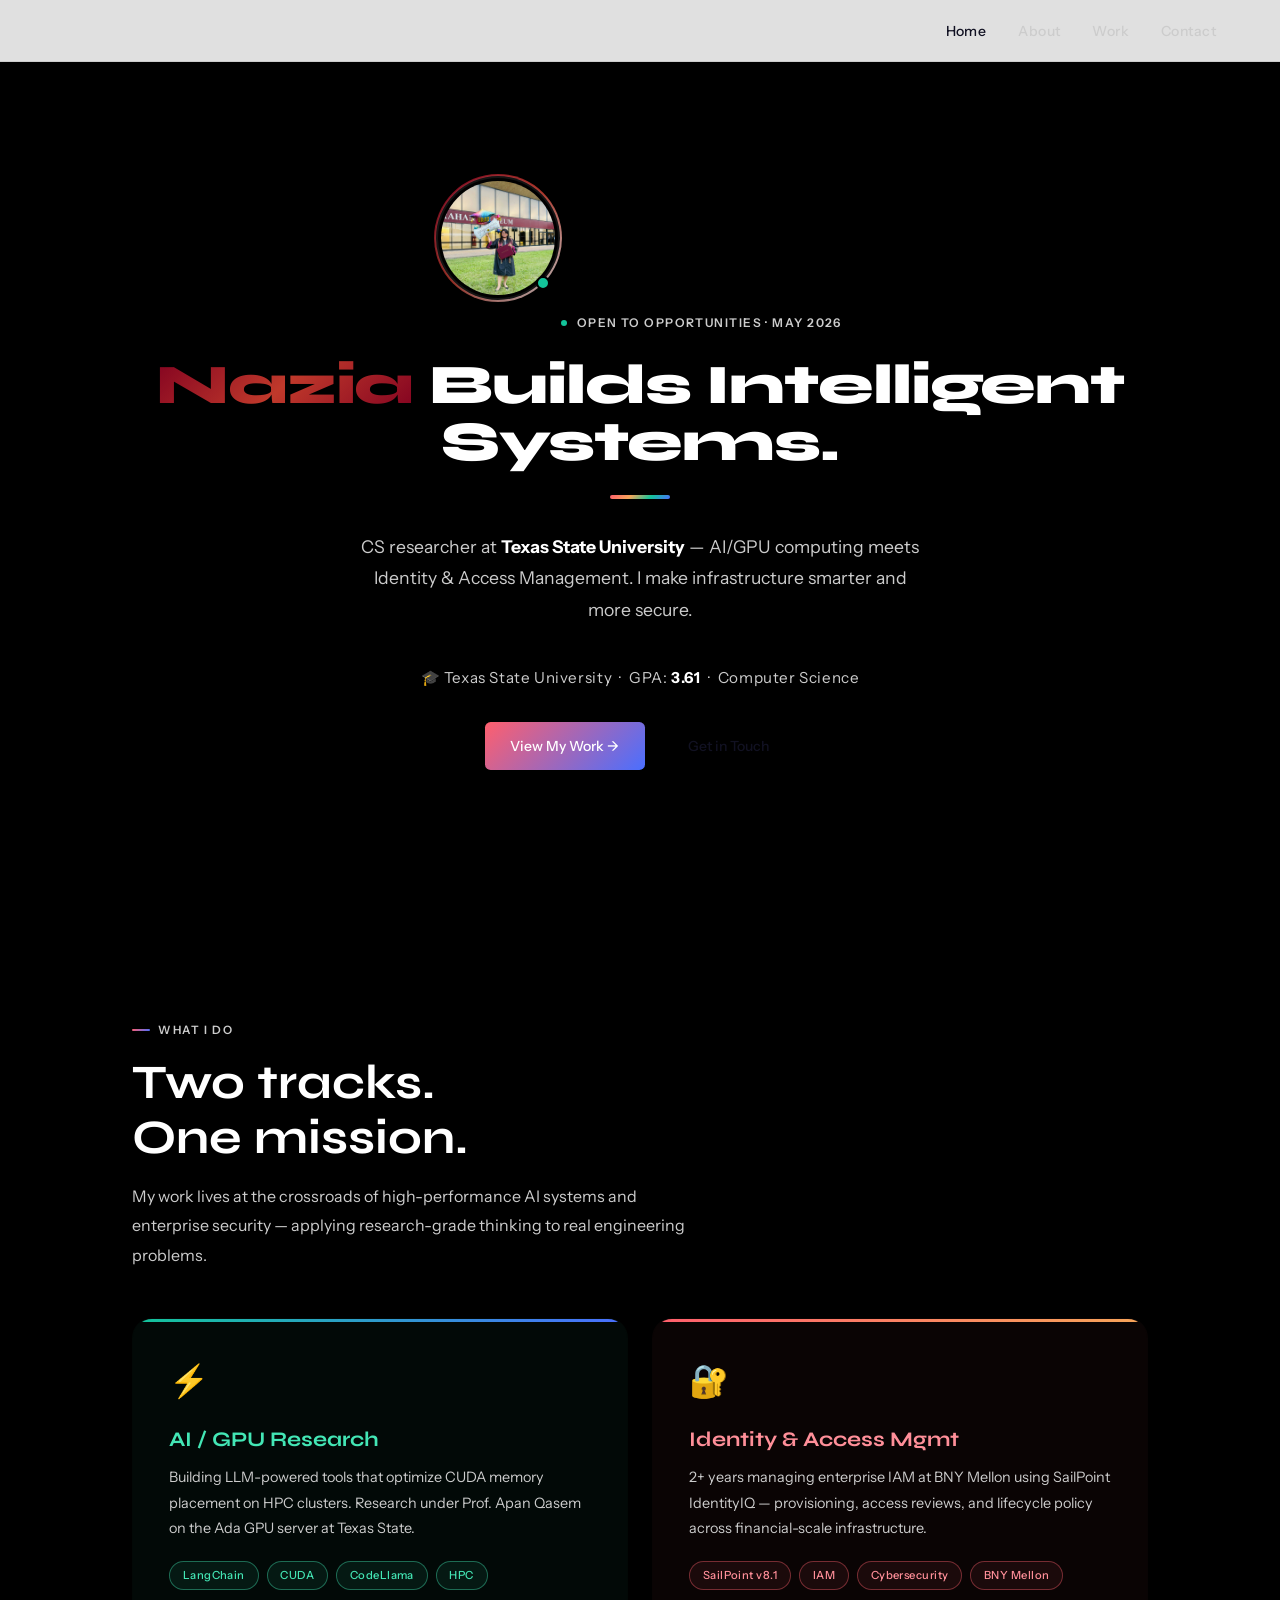
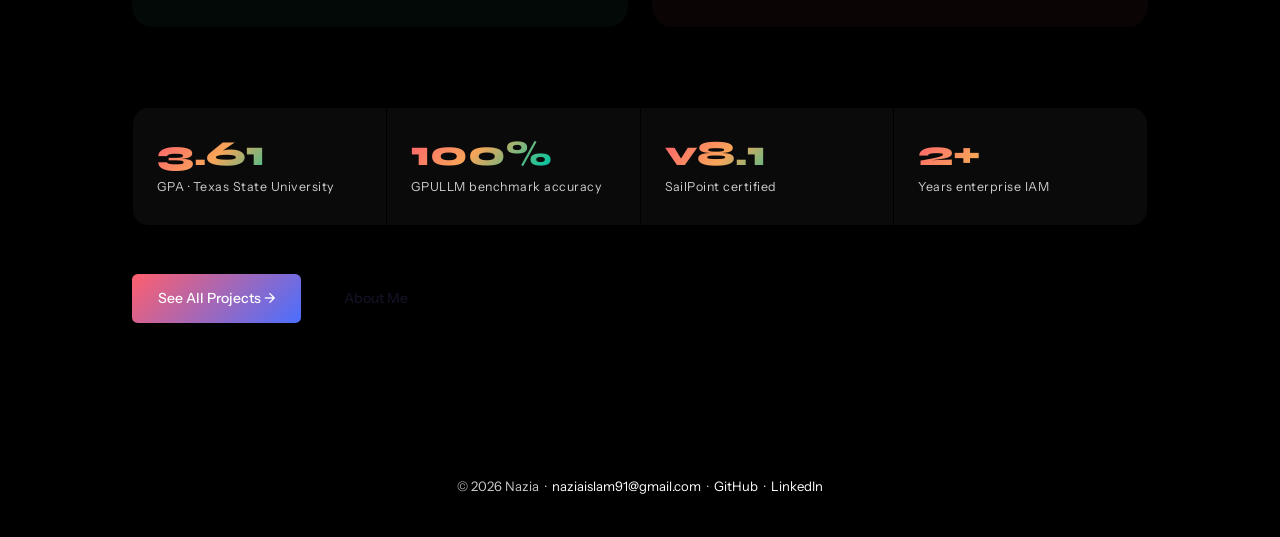
<file: index.html>
<!DOCTYPE html>
<html lang="en">
<head>
<meta charset="UTF-8">
<meta name="viewport" content="width=device-width, initial-scale=1.0">
<meta name="description" content="Nazia — CS researcher specializing in AI/GPU computing and Identity & Access Management.">
<title>Nazia — Portfolio</title>
<link rel="stylesheet" href="style.css">
<style>
/* BLACK BACKGROUND, WHITE FONT */
:root { --bg: #000000; --surface: #0a0a0a; --muted: #cccccc; }
body { background: #000000 !important; color: #ffffff !important; }
body a { color: #ffffff; }
.hero-sub, .section-body, .track-card p, .stat-label { color: #cccccc !important; }

/* IMAGE BACKGROUND */
.hero-video-wrap {
  position: absolute;
  inset: 0;
  overflow: hidden;
  z-index: 0;
}
.hero-bg-img {
  width: 100%; height: 100%;
  object-fit: cover;
  object-position: center 30%;
  opacity: 0.45;
  filter: saturate(0.8) brightness(0.85);
}
.hero-video-wrap::after {
  content: '';
  position: absolute; inset: 0;
  background: linear-gradient(
    to bottom,
    rgba(10,10,18,0.55) 0%,
    rgba(10,10,18,0.30) 50%,
    rgba(10,10,18,0.75) 100%
  );
}

/* ── HERO ── */
.hero {
  min-height: 100vh;
  display: flex; align-items: center; justify-content: center;
  text-align: center;
  padding: 7rem 2rem 4rem;
  position: relative;
  overflow: hidden;
}
.hero-glow {
  position: absolute; inset: 0; pointer-events: none; z-index: 1;
  background:
    radial-gradient(ellipse 60% 50% at 20% 40%, rgba(255,95,109,0.06) 0%, transparent 60%),
    radial-gradient(ellipse 60% 50% at 80% 60%, rgba(74,111,255,0.06) 0%, transparent 60%),
    radial-gradient(ellipse 40% 40% at 50% 90%, rgba(19,196,154,0.05) 0%, transparent 60%);
}

/* ── PROFILE PHOTO ── */
.hero-photo-wrap {
  position: relative;
  display: inline-block;
  margin-bottom: 1.75rem;
}
.hero-photo {
  width: 120px;
  height: 120px;
  border-radius: 50%;
  object-fit: cover;
  object-position: center top;
  display: block;
  /* gradient ring */
  border: 3px solid transparent;
  background-clip: padding-box;
  box-shadow:
    0 0 0 3px rgba(255,255,255,0.08),
    0 0 0 5px transparent,
    0 8px 32px rgba(0,0,0,0.5);
  position: relative;
  z-index: 2;
}
/* outer gradient ring using pseudo on wrapper */
.hero-photo-wrap::before {
  content: '';
  position: absolute;
  inset: -4px;
  border-radius: 50%;
  background: linear-gradient(135deg, #800020, #c0392b, #ffffff);
  z-index: 1;
}
.hero-photo-wrap::after {
  content: '';
  position: absolute;
  inset: -2px;
  border-radius: 50%;
  background: #000000;
  z-index: 1;
}
.hero-photo {
  z-index: 3;
  position: relative;
}
/* online dot */
.hero-status-dot {
  position: absolute;
  bottom: 8px; right: 8px;
  width: 14px; height: 14px;
  border-radius: 50%;
  background: #13c49a;
  border: 2.5px solid #000000;
  z-index: 4;
  animation: pulse-dot 2.5s ease-in-out infinite;
}
@keyframes pulse-dot {
  0%,100%{ box-shadow: 0 0 0 0 rgba(19,196,154,0.4); }
  50%    { box-shadow: 0 0 0 6px rgba(19,196,154,0); }
}

/* hero content z-index over video */
.hero > * { position: relative; z-index: 2; }
.hero > div { position: relative; z-index: 2; }

.hero-eyebrow {
  display: inline-flex; align-items: center; gap: 0.6rem;
  font-size: 0.75rem; font-weight: 600; letter-spacing: 0.12em;
  text-transform: uppercase; color: var(--muted);
  margin-bottom: 1.5rem;
}
.dot { width: 6px; height: 6px; border-radius: 50%; background: var(--c3); display: inline-block; animation: blink 2s ease-in-out infinite; }
@keyframes blink { 0%,100%{opacity:0.4} 50%{opacity:1} }

.hero h1 {
  font-family: 'Syne', sans-serif;
  font-weight: 800;
  font-size: clamp(3.2rem, 9vw, 6.5rem);
  line-height: 1.02;
  letter-spacing: -0.02em;
  margin-bottom: 1.5rem;
}
.hero-sub {
  font-size: 1.1rem; color: var(--muted);
  max-width: 560px; margin: 0 auto 2.5rem;
  font-weight: 300; line-height: 1.8;
}
.cta-row { display: flex; gap: 1rem; justify-content: center; flex-wrap: wrap; }

/* ── COLOR BAR ── */
.color-bar {
  width: 60px; height: 4px; border-radius: 4px;
  background: var(--grad);
  margin: 0 auto 2rem;
}

/* ── DUAL TRACK ── */
.track-grid {
  display: grid;
  grid-template-columns: 1fr 1fr;
  gap: 1.5rem;
  margin-bottom: 5rem;
}
@media (max-width: 640px) { .track-grid { grid-template-columns: 1fr; } }
.track-card {
  border-radius: 1.25rem;
  padding: 2.25rem;
  border: 1px solid var(--border);
  position: relative; overflow: hidden;
}
.track-card::before {
  content: '';
  position: absolute; top: 0; left: 0; right: 0; height: 3px;
}
.track-ai::before { background: linear-gradient(90deg, var(--c3), var(--c4)); }
.track-iam::before { background: linear-gradient(90deg, var(--c1), var(--c2)); }
.track-ai { background: rgba(67,230,181,0.04); }
.track-iam { background: rgba(255,95,109,0.04); }
.track-icon { font-size: 2rem; margin-bottom: 1rem; }
.track-card h3 {
  font-family: 'Syne', sans-serif;
  font-size: 1.3rem; font-weight: 700;
  margin-bottom: 0.6rem;
}
.track-card p { color: var(--muted); font-size: 0.9rem; line-height: 1.75; }
.track-card .pill-row { margin-top: 1.25rem; display: flex; flex-wrap: wrap; gap: 0.5rem; }

/* ── QUICK STATS ── */
.stats-row {
  display: grid;
  grid-template-columns: repeat(auto-fit, minmax(160px, 1fr));
  gap: 1px;
  background: var(--border);
  border: 1px solid var(--border);
  border-radius: 1rem;
  overflow: hidden;
  margin-bottom: 3rem;
}
.stat { background: var(--surface); padding: 1.75rem 1.5rem; }
.stat-num {
  font-family: 'Syne', sans-serif;
  font-size: 2.2rem; font-weight: 800;
  background: var(--grad);
  -webkit-background-clip: text; -webkit-text-fill-color: transparent; background-clip: text;
  line-height: 1;
}
.stat-label { font-size: 0.78rem; color: var(--muted); margin-top: 0.4rem; letter-spacing: 0.04em; }
</style>
</head>
<body>
<nav>
  <a href="index.html" class="nav-logo"></a>
  <ul class="nav-links">
    <li><a href="index.html" class="active">Home</a></li>
    <li><a href="about.html">About</a></li>
    <li><a href="work.html">Work</a></li>
    <li><a href="contact.html">Contact</a></li>
  </ul>
</nav>

<!-- HERO -->
<section class="hero">
  
  <div class="hero-glow"></div>

  <div style="position:relative; z-index:2;">
    <!-- PROFILE PHOTO -->
    <div class="hero-photo-wrap">
      <img src="pic_grad.jpeg" alt="Nazia Islam" class="hero-photo">
      <span class="hero-status-dot"></span>
    </div>

    <div class="hero-eyebrow"><span class="dot"></span> Open to opportunities · May 2026</div>
    <h1 style="font-size:clamp(2rem,5vw,3.5rem);"><span class="grad-text" style="background: linear-gradient(135deg,#800020,#c0392b,#800020); -webkit-background-clip:text; -webkit-text-fill-color:transparent; background-clip:text;">Nazia</span> Builds Intelligent Systems.</h1>
    <div class="color-bar"></div>
    <p class="hero-sub">CS researcher at <strong style="color:#ffffff;">Texas State University</strong> — AI/GPU computing meets Identity & Access Management. I make infrastructure smarter and more secure.</p>
    <p style="color:#cccccc; font-size:0.95rem; margin-bottom:2rem; letter-spacing:0.04em;">🎓 Texas State University &nbsp;·&nbsp; GPA: <strong style="color:#ffffff;">3.61</strong> &nbsp;·&nbsp; Computer Science</p>
    <div class="cta-row">
      <a href="work.html" class="btn btn-grad">View My Work →</a>
      <a href="contact.html" class="btn btn-outline">Get in Touch</a>
    </div>
  </div>
</section>

<hr class="divider">

<!-- DUAL TRACK -->
<div class="section-wrap">
  <p class="section-label">What I Do</p>
  <h2 class="section-title">Two tracks.<br>One mission.</h2>
  <p class="section-body">My work lives at the crossroads of high-performance AI systems and enterprise security — applying research-grade thinking to real engineering problems.</p>

  <div class="track-grid">
    <div class="track-card track-ai">
      <div class="track-icon">⚡</div>
      <h3 style="color: #43e6b5">AI / GPU Research</h3>
      <p>Building LLM-powered tools that optimize CUDA memory placement on HPC clusters. Research under Prof. Apan Qasem on the Ada GPU server at Texas State.</p>
      <div class="pill-row">
        <span class="pill pill-c3">LangChain</span>
        <span class="pill pill-c3">CUDA</span>
        <span class="pill pill-c3">CodeLlama</span>
        <span class="pill pill-c3">HPC</span>
      </div>
    </div>
    <div class="track-card track-iam">
      <div class="track-icon">🔐</div>
      <h3 style="color: #ff8f99">Identity & Access Mgmt</h3>
      <p>2+ years managing enterprise IAM at BNY Mellon using SailPoint IdentityIQ — provisioning, access reviews, and lifecycle policy across financial-scale infrastructure.</p>
      <div class="pill-row">
        <span class="pill pill-c1">SailPoint v8.1</span>
        <span class="pill pill-c1">IAM</span>
        <span class="pill pill-c1">Cybersecurity</span>
        <span class="pill pill-c1">BNY Mellon</span>
      </div>
    </div>
  </div>

  <!-- STATS -->
  <div class="stats-row">
    <div class="stat"><div class="stat-num">3.61</div><div class="stat-label">GPA · Texas State University</div></div>
    <div class="stat"><div class="stat-num">100%</div><div class="stat-label">GPULLM benchmark accuracy</div></div>
    <div class="stat"><div class="stat-num">v8.1</div><div class="stat-label">SailPoint certified</div></div>
    <div class="stat"><div class="stat-num">2+</div><div class="stat-label">Years enterprise IAM</div></div>
  </div>

  <div style="display:flex; gap:1rem; flex-wrap:wrap">
    <a href="work.html" class="btn btn-grad">See All Projects →</a>
    <a href="about.html" class="btn btn-outline">About Me</a>
  </div>
</div>

<footer>
  <p>© 2026 Nazia &nbsp;·&nbsp; <a href="mailto:naziaislam91@gmail.com">naziaislam91@gmail.com</a> &nbsp;·&nbsp; <a href="https://github.com/ni34texas-commits" target="_blank">GitHub</a> &nbsp;·&nbsp; <a href="https://www.linkedin.com/in/nazia-islam-990903243/" target="_blank">LinkedIn</a></p>
</footer>
</body>
</html>
</file>
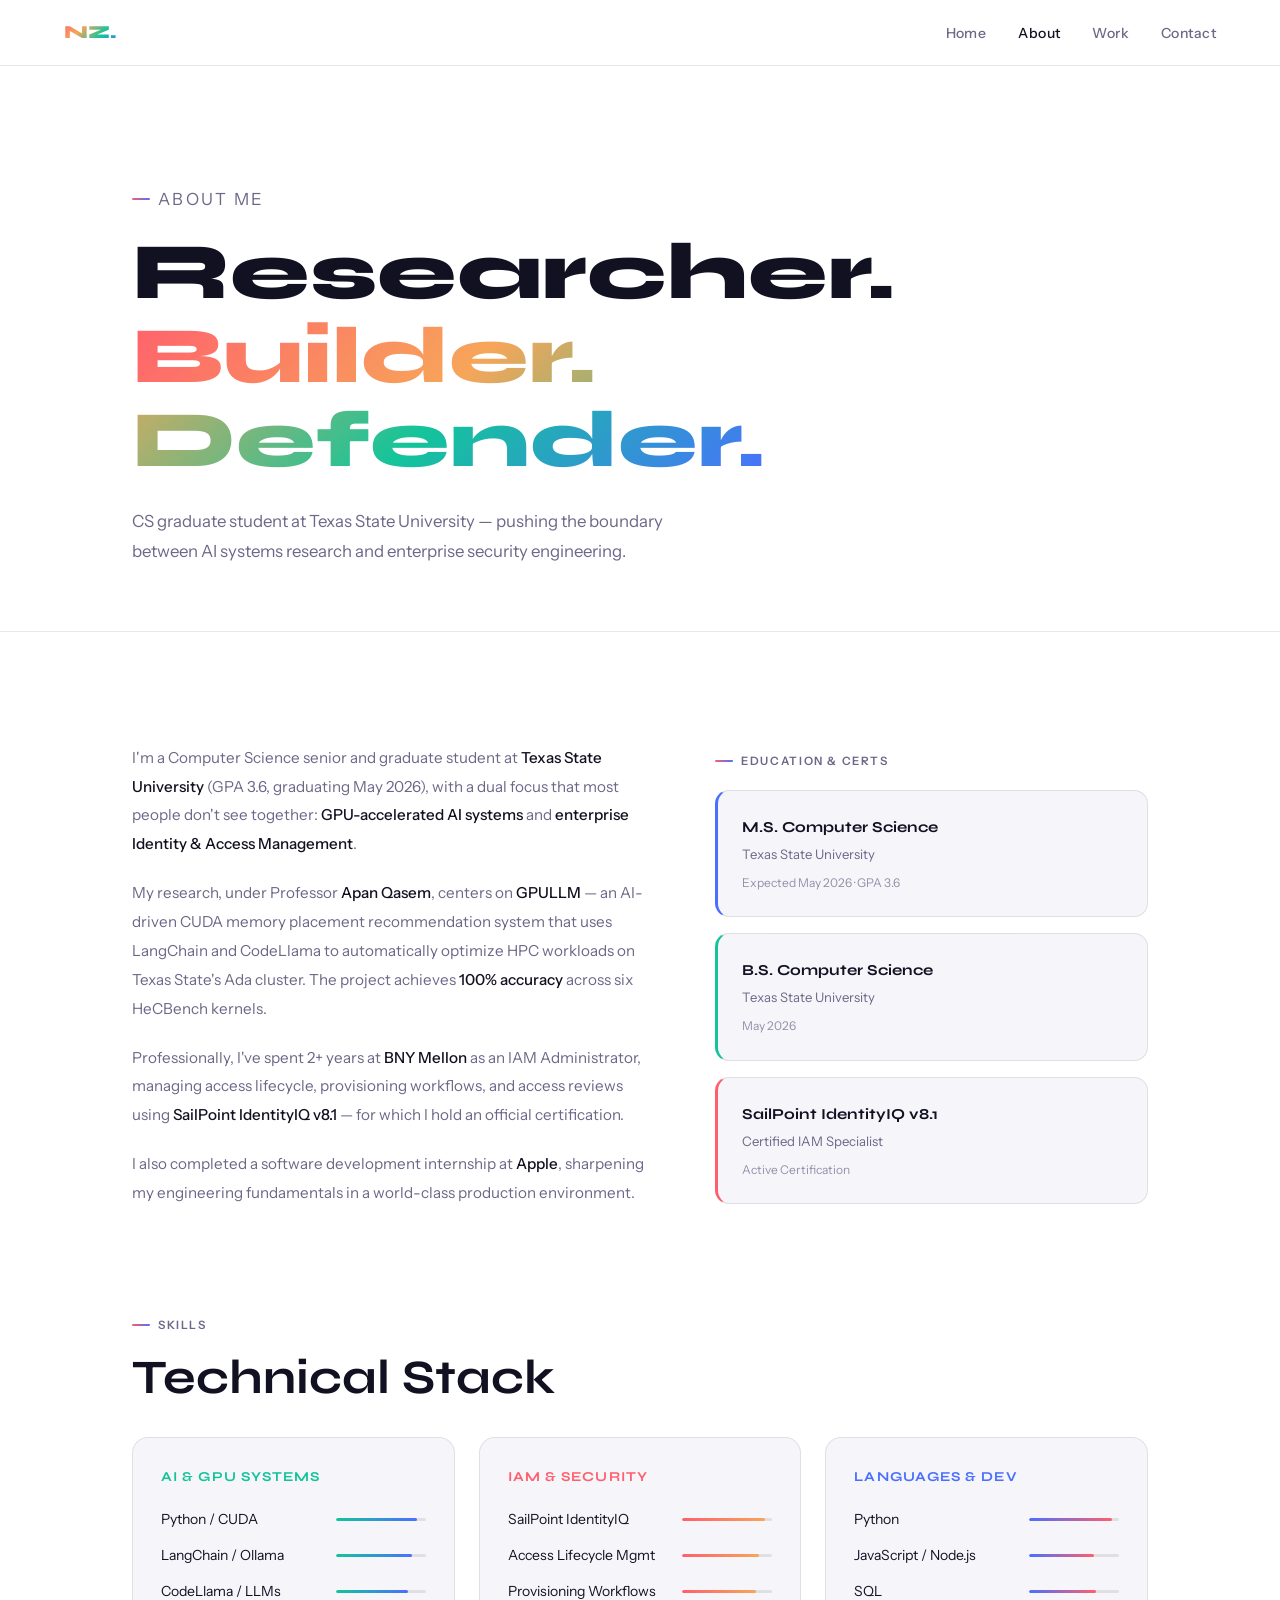
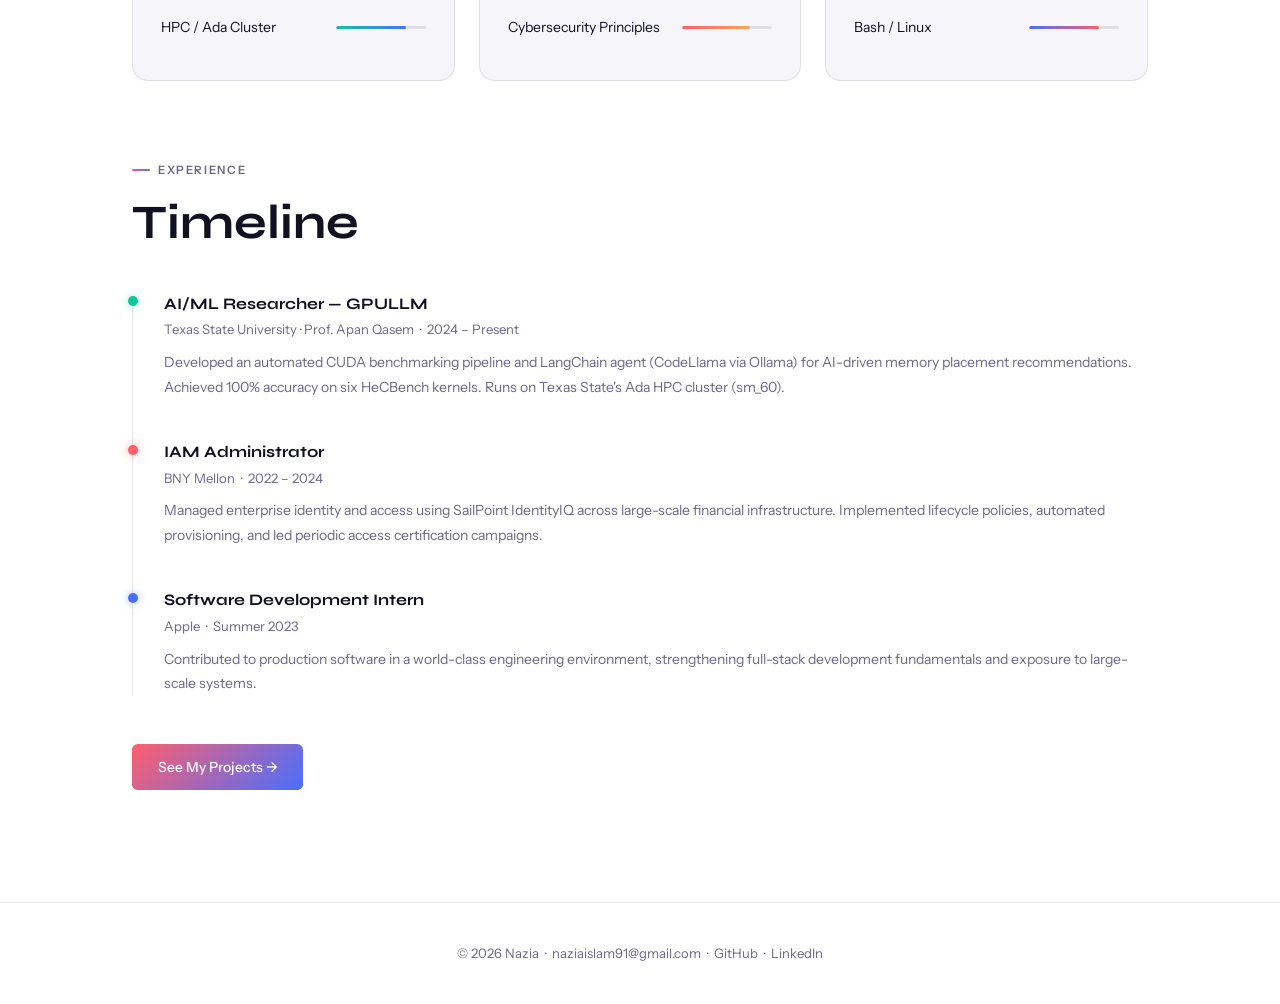
<file: about.html>
<!DOCTYPE html>
<html lang="en">
<head>
  <meta charset="UTF-8">
  <meta name="viewport" content="width=device-width, initial-scale=1.0">
  <title>About — Nazia</title>
  <link rel="stylesheet" href="style.css">
  <style>
    .page-hero {
      padding: 10rem 2rem 4rem;
      max-width: 1080px; margin: 0 auto;
    }
    .page-hero h1 {
      font-family: 'Syne', sans-serif;
      font-size: clamp(2.8rem, 7vw, 5rem);
      font-weight: 800; line-height: 1.05;
    }
    .page-hero p { color: var(--muted); font-size: 1.05rem; max-width: 540px; font-weight: 300; line-height: 1.8; margin-top: 1.5rem; }

    /* BIO GRID */
    .bio-grid { display: grid; grid-template-columns: 1.2fr 1fr; gap: 4rem; align-items: start; margin-bottom: 5rem; }
    @media (max-width: 700px) { .bio-grid { grid-template-columns: 1fr; gap: 2rem; } }
    .bio-text p { color: var(--muted); font-size: 0.95rem; line-height: 1.9; margin-bottom: 1.25rem; }
    .bio-text p strong { color: var(--text); font-weight: 500; }

    /* EDUCATION CARD */
    .edu-stack { display: flex; flex-direction: column; gap: 1rem; }
    .edu-card {
      background: var(--surface);
      border: 1px solid var(--border);
      border-radius: 0.875rem;
      padding: 1.5rem;
      border-left: 3px solid;
    }
    .edu-card.grad { border-left-color: var(--c4); }
    .edu-card.undergrad { border-left-color: var(--c3); }
    .edu-card.cert { border-left-color: var(--c1); }
    .edu-degree { font-family: 'Syne', sans-serif; font-weight: 700; font-size: 0.95rem; margin-bottom: 0.3rem; }
    .edu-school { font-size: 0.82rem; color: var(--muted); }
    .edu-date { font-size: 0.75rem; color: var(--muted); margin-top: 0.5rem; opacity: 0.7; }

    /* SKILLS */
    .skills-grid { display: grid; grid-template-columns: repeat(auto-fit, minmax(240px, 1fr)); gap: 1.5rem; margin-bottom: 4rem; }
    .skill-group {
      background: var(--surface);
      border: 1px solid var(--border);
      border-radius: 1rem;
      padding: 1.75rem;
    }
    .skill-group-title {
      font-family: 'Syne', sans-serif;
      font-size: 0.85rem; font-weight: 700;
      text-transform: uppercase; letter-spacing: 0.08em;
      margin-bottom: 1.25rem;
    }
    .skill-row { display: flex; align-items: center; justify-content: space-between; margin-bottom: 0.85rem; }
    .skill-name { font-size: 0.875rem; color: var(--text); }
    .bar-bg { width: 90px; height: 3px; background: var(--border); border-radius: 3px; overflow: hidden; }
    .bar-fill { height: 100%; border-radius: 3px; }
    .bar-ai { background: linear-gradient(90deg, var(--c3), var(--c4)); }
    .bar-iam { background: linear-gradient(90deg, var(--c1), var(--c2)); }
    .bar-lang { background: linear-gradient(90deg, var(--c4), var(--c1)); }

    /* EXPERIENCE TIMELINE */
    .timeline { position: relative; padding-left: 2rem; }
    .timeline::before { content:''; position:absolute; left:0; top:0.5rem; bottom:0; width:1px; background: var(--border); }
    .tl-item { position: relative; margin-bottom: 2.5rem; }
    .tl-dot {
      position: absolute; left: -2rem; top: 0.35rem;
      width: 10px; height: 10px; border-radius: 50%;
      margin-left: -4px;
    }
    .tl-dot.c1 { background: var(--c1); box-shadow: 0 0 8px rgba(255,95,109,0.6); }
    .tl-dot.c4 { background: var(--c4); box-shadow: 0 0 8px rgba(110,143,255,0.6); }
    .tl-dot.c3 { background: var(--c3); box-shadow: 0 0 8px rgba(67,230,181,0.6); }
    .tl-role { font-family: 'Syne', sans-serif; font-weight: 700; font-size: 1rem; margin-bottom: 0.2rem; }
    .tl-org { font-size: 0.82rem; color: var(--muted); margin-bottom: 0.6rem; }
    .tl-desc { font-size: 0.875rem; color: var(--muted); line-height: 1.75; }
  </style>
</head>
<body>

<nav>
  <a href="index.html" class="nav-logo">NZ.</a>
  <ul class="nav-links">
    <li><a href="index.html">Home</a></li>
    <li><a href="about.html" class="active">About</a></li>
    <li><a href="work.html">Work</a></li>
    <li><a href="contact.html">Contact</a></li>
  </ul>
</nav>

<div class="page-hero">
  <p class="section-label">About Me</p>
  <h1>Researcher.<br><span class="grad-text">Builder. Defender.</span></h1>
  <p>CS graduate student at Texas State University — pushing the boundary between AI systems research and enterprise security engineering.</p>
</div>

<hr class="divider">

<div class="section-wrap">

  <!-- BIO + EDUCATION -->
  <div class="bio-grid">
    <div class="bio-text">
      <p>I'm a Computer Science senior and graduate student at <strong>Texas State University</strong> (GPA 3.6, graduating May 2026), with a dual focus that most people don't see together: <strong>GPU-accelerated AI systems</strong> and <strong>enterprise Identity & Access Management</strong>.</p>
      <p>My research, under Professor <strong>Apan Qasem</strong>, centers on <strong>GPULLM</strong> — an AI-driven CUDA memory placement recommendation system that uses LangChain and CodeLlama to automatically optimize HPC workloads on Texas State's Ada cluster. The project achieves <strong>100% accuracy</strong> across six HeCBench kernels.</p>
      <p>Professionally, I've spent 2+ years at <strong>BNY Mellon</strong> as an IAM Administrator, managing access lifecycle, provisioning workflows, and access reviews using <strong>SailPoint IdentityIQ v8.1</strong> — for which I hold an official certification.</p>
      <p>I also completed a software development internship at <strong>Apple</strong>, sharpening my engineering fundamentals in a world-class production environment.</p>
    </div>
    <div>
      <p class="section-label" style="margin-bottom:1.25rem">Education & Certs</p>
      <div class="edu-stack">
        <div class="edu-card grad">
          <div class="edu-degree">M.S. Computer Science</div>
          <div class="edu-school">Texas State University</div>
          <div class="edu-date">Expected May 2026 · GPA 3.6</div>
        </div>
        <div class="edu-card undergrad">
          <div class="edu-degree">B.S. Computer Science</div>
          <div class="edu-school">Texas State University</div>
          <div class="edu-date">May 2026</div>
        </div>
        <div class="edu-card cert">
          <div class="edu-degree">SailPoint IdentityIQ v8.1</div>
          <div class="edu-school">Certified IAM Specialist</div>
          <div class="edu-date">Active Certification</div>
        </div>
      </div>
    </div>
  </div>

  <!-- SKILLS -->
  <p class="section-label">Skills</p>
  <h2 class="section-title" style="margin-bottom:2rem">Technical Stack</h2>
  <div class="skills-grid" id="skills">
    <div class="skill-group">
      <div class="skill-group-title" style="color: var(--c3)">AI & GPU Systems</div>
      <div class="skill-row"><span class="skill-name">Python / CUDA</span><div class="bar-bg"><div class="bar-fill bar-ai" style="width:90%"></div></div></div>
      <div class="skill-row"><span class="skill-name">LangChain / Ollama</span><div class="bar-bg"><div class="bar-fill bar-ai" style="width:85%"></div></div></div>
      <div class="skill-row"><span class="skill-name">CodeLlama / LLMs</span><div class="bar-bg"><div class="bar-fill bar-ai" style="width:80%"></div></div></div>
      <div class="skill-row"><span class="skill-name">HPC / Ada Cluster</span><div class="bar-bg"><div class="bar-fill bar-ai" style="width:78%"></div></div></div>
    </div>
    <div class="skill-group">
      <div class="skill-group-title" style="color: var(--c1)">IAM & Security</div>
      <div class="skill-row"><span class="skill-name">SailPoint IdentityIQ</span><div class="bar-bg"><div class="bar-fill bar-iam" style="width:92%"></div></div></div>
      <div class="skill-row"><span class="skill-name">Access Lifecycle Mgmt</span><div class="bar-bg"><div class="bar-fill bar-iam" style="width:85%"></div></div></div>
      <div class="skill-row"><span class="skill-name">Provisioning Workflows</span><div class="bar-bg"><div class="bar-fill bar-iam" style="width:82%"></div></div></div>
      <div class="skill-row"><span class="skill-name">Cybersecurity Principles</span><div class="bar-bg"><div class="bar-fill bar-iam" style="width:75%"></div></div></div>
    </div>
    <div class="skill-group">
      <div class="skill-group-title" style="color: var(--c4)">Languages & Dev</div>
      <div class="skill-row"><span class="skill-name">Python</span><div class="bar-bg"><div class="bar-fill bar-lang" style="width:92%"></div></div></div>
      <div class="skill-row"><span class="skill-name">JavaScript / Node.js</span><div class="bar-bg"><div class="bar-fill bar-lang" style="width:72%"></div></div></div>
      <div class="skill-row"><span class="skill-name">SQL</span><div class="bar-bg"><div class="bar-fill bar-lang" style="width:74%"></div></div></div>
      <div class="skill-row"><span class="skill-name">Bash / Linux</span><div class="bar-bg"><div class="bar-fill bar-lang" style="width:78%"></div></div></div>
    </div>
  </div>

  <!-- EXPERIENCE -->
  <p class="section-label" style="margin-top:1rem">Experience</p>
  <h2 class="section-title" style="margin-bottom:2.5rem">Timeline</h2>
  <div class="timeline">
    <div class="tl-item">
      <div class="tl-dot c3"></div>
      <div class="tl-role">AI/ML Researcher — GPULLM</div>
      <div class="tl-org">Texas State University · Prof. Apan Qasem &nbsp;·&nbsp; 2024 – Present</div>
      <div class="tl-desc">Developed an automated CUDA benchmarking pipeline and LangChain agent (CodeLlama via Ollama) for AI-driven memory placement recommendations. Achieved 100% accuracy on six HeCBench kernels. Runs on Texas State's Ada HPC cluster (sm_60).</div>
    </div>
    <div class="tl-item">
      <div class="tl-dot c1"></div>
      <div class="tl-role">IAM Administrator</div>
      <div class="tl-org">BNY Mellon &nbsp;·&nbsp; 2022 – 2024</div>
      <div class="tl-desc">Managed enterprise identity and access using SailPoint IdentityIQ across large-scale financial infrastructure. Implemented lifecycle policies, automated provisioning, and led periodic access certification campaigns.</div>
    </div>
    <div class="tl-item">
      <div class="tl-dot c4"></div>
      <div class="tl-role">Software Development Intern</div>
      <div class="tl-org">Apple &nbsp;·&nbsp; Summer 2023</div>
      <div class="tl-desc">Contributed to production software in a world-class engineering environment, strengthening full-stack development fundamentals and exposure to large-scale systems.</div>
    </div>
  </div>

  <div style="margin-top:3rem">
    <a href="work.html" class="btn btn-grad">See My Projects →</a>
  </div>

</div>

<footer>
  <p>© 2026 Nazia &nbsp;·&nbsp; <a href="mailto:naziaislam91@gmail.com">naziaislam91@gmail.com</a> &nbsp;·&nbsp; <a href="https://github.com/ni34texas-commits" target="_blank">GitHub</a> &nbsp;·&nbsp; <a href="https://www.linkedin.com/in/nazia-islam-990903243/" target="_blank">LinkedIn</a></p>
</footer>

</body>
</html>
</file>
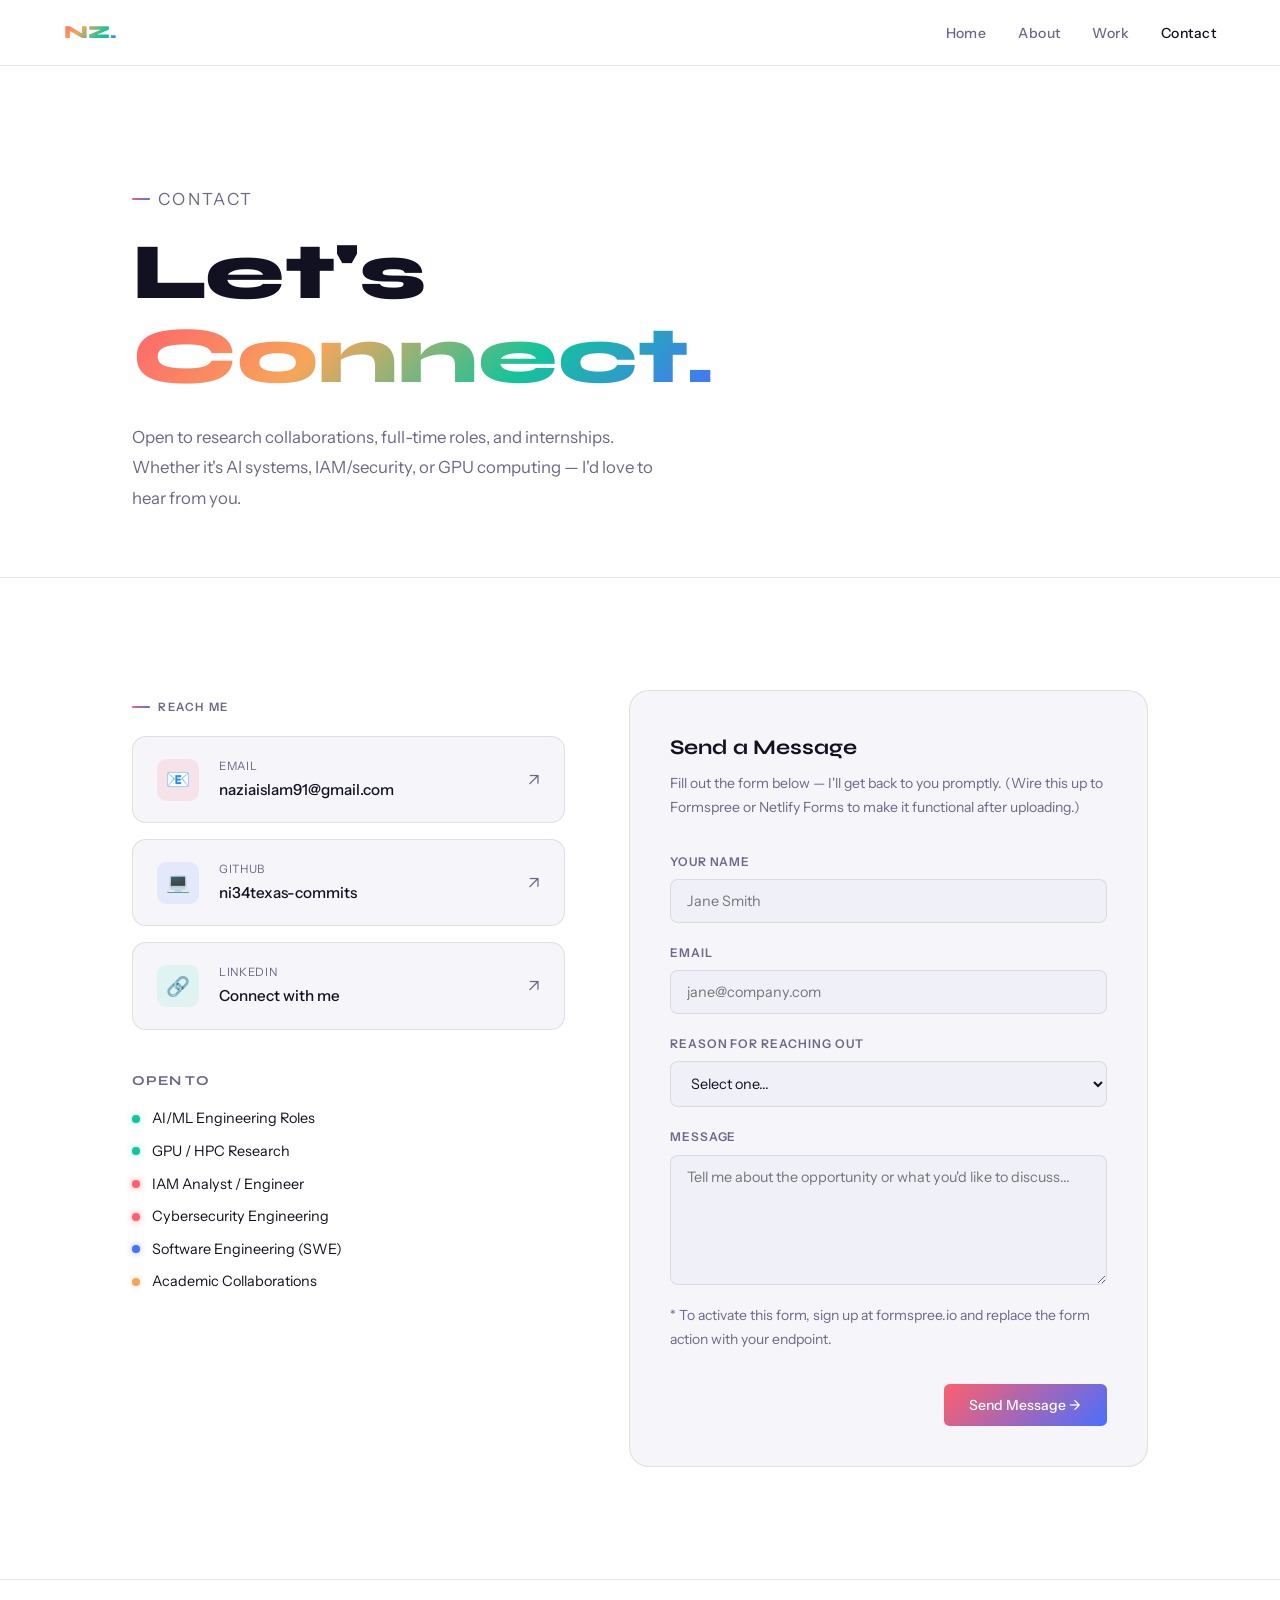
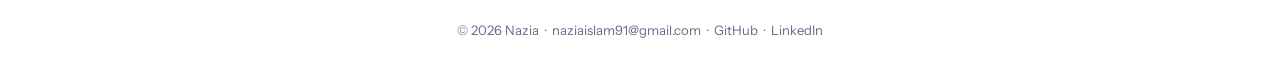
<file: contact.html>
<!DOCTYPE html>
<html lang="en">
<head>
  <meta charset="UTF-8">
  <meta name="viewport" content="width=device-width, initial-scale=1.0">
  <title>Contact — Nazia</title>
  <link rel="stylesheet" href="style.css">
  <style>
    .page-hero {
      padding: 10rem 2rem 4rem;
      max-width: 1080px; margin: 0 auto;
    }
    .page-hero h1 {
      font-family: 'Syne', sans-serif;
      font-size: clamp(2.8rem, 7vw, 5rem);
      font-weight: 800; line-height: 1.05;
    }
    .page-hero p { color: var(--muted); font-size: 1.05rem; max-width: 540px; font-weight: 300; line-height: 1.8; margin-top: 1.5rem; }

    /* LAYOUT */
    .contact-layout {
      display: grid;
      grid-template-columns: 1fr 1.2fr;
      gap: 4rem;
      align-items: start;
    }
    @media (max-width: 700px) { .contact-layout { grid-template-columns: 1fr; gap: 2.5rem; } }

    /* CONTACT LINKS */
    .contact-links { display: flex; flex-direction: column; gap: 1rem; margin-bottom: 2.5rem; }
    .contact-link-card {
      display: flex; align-items: center; gap: 1.25rem;
      background: var(--surface);
      border: 1px solid var(--border);
      border-radius: 0.875rem;
      padding: 1.25rem 1.5rem;
      text-decoration: none;
      transition: border-color 0.22s, background 0.22s, transform 0.22s;
      color: var(--text);
    }
    .contact-link-card:hover { border-color: rgba(110,143,255,0.3); background: var(--surface2); transform: translateX(4px); }
    .link-icon {
      width: 42px; height: 42px;
      border-radius: 0.6rem;
      display: flex; align-items: center; justify-content: center;
      font-size: 1.2rem; flex-shrink: 0;
    }
    .link-icon.email { background: rgba(255,95,109,0.12); }
    .link-icon.github { background: rgba(110,143,255,0.12); }
    .link-icon.linkedin { background: rgba(67,230,181,0.12); }
    .link-label { font-size: 0.72rem; color: var(--muted); letter-spacing: 0.06em; text-transform: uppercase; }
    .link-value { font-weight: 500; font-size: 0.95rem; margin-top: 0.15rem; }
    .link-arrow { margin-left: auto; color: var(--muted); font-size: 1.1rem; transition: transform 0.2s; }
    .contact-link-card:hover .link-arrow { transform: translate(4px,-4px); color: var(--c4); }

    /* OPEN TO */
    .open-to-title {
      font-family: 'Syne', sans-serif;
      font-size: 0.85rem; font-weight: 700;
      text-transform: uppercase; letter-spacing: 0.08em;
      color: var(--muted);
      margin-bottom: 1rem;
    }
    .open-to-list { display: flex; flex-direction: column; gap: 0.6rem; }
    .open-to-item {
      display: flex; align-items: center; gap: 0.75rem;
      font-size: 0.9rem; color: var(--text);
    }
    .open-to-item::before {
      content: '';
      width: 8px; height: 8px;
      border-radius: 50%;
      flex-shrink: 0;
    }
    .open-to-item.ai::before { background: var(--c3); box-shadow: 0 0 6px rgba(67,230,181,0.7); }
    .open-to-item.iam::before { background: var(--c1); box-shadow: 0 0 6px rgba(255,95,109,0.7); }
    .open-to-item.swe::before { background: var(--c4); box-shadow: 0 0 6px rgba(110,143,255,0.7); }
    .open-to-item.research::before { background: var(--c2); box-shadow: 0 0 6px rgba(247,197,159,0.7); }

    /* FORM PANEL */
    .form-panel {
      background: var(--surface);
      border: 1px solid var(--border);
      border-radius: 1.25rem;
      padding: 2.5rem;
    }
    .form-panel h3 {
      font-family: 'Syne', sans-serif;
      font-size: 1.3rem; font-weight: 700;
      margin-bottom: 0.5rem;
    }
    .form-panel p { color: var(--muted); font-size: 0.875rem; margin-bottom: 2rem; line-height: 1.7; }
    .form-group { margin-bottom: 1.25rem; }
    .form-group label {
      display: block;
      font-size: 0.75rem;
      font-weight: 600;
      letter-spacing: 0.08em;
      text-transform: uppercase;
      color: var(--muted);
      margin-bottom: 0.5rem;
    }
    .form-group input,
    .form-group textarea,
    .form-group select {
      width: 100%;
      background: #f0f0f8;
      border: 1px solid var(--border);
      border-radius: 0.5rem;
      color: var(--text);
      font-family: 'Instrument Sans', sans-serif;
      font-size: 0.9rem;
      padding: 0.75rem 1rem;
      outline: none;
      transition: border-color 0.2s;
    }
    .form-group input:focus,
    .form-group textarea:focus,
    .form-group select:focus {
      border-color: rgba(110,143,255,0.5);
    }
    .form-group textarea { resize: vertical; min-height: 130px; }
    .form-group select option { background: var(--surface); }
    .form-note { font-size: 0.78rem; color: var(--muted); margin-top: -0.5rem; margin-bottom: 1.5rem; }
    .submit-row { display: flex; justify-content: flex-end; }
  </style>
</head>
<body>

<nav>
  <a href="index.html" class="nav-logo">NZ.</a>
  <ul class="nav-links">
    <li><a href="index.html">Home</a></li>
    <li><a href="about.html">About</a></li>
    <li><a href="work.html">Work</a></li>
    <li><a href="contact.html" class="active">Contact</a></li>
  </ul>
</nav>

<div class="page-hero">
  <p class="section-label">Contact</p>
  <h1>Let's<br><span class="grad-text">Connect.</span></h1>
  <p>Open to research collaborations, full-time roles, and internships. Whether it's AI systems, IAM/security, or GPU computing — I'd love to hear from you.</p>
</div>

<hr class="divider">

<div class="section-wrap">
  <div class="contact-layout">

    <!-- LEFT: Links + Open To -->
    <div>
      <p class="section-label" style="margin-bottom:1.25rem">Reach Me</p>
      <div class="contact-links">
        <a href="mailto:naziaislam91@gmail.com" class="contact-link-card">
          <div class="link-icon email">📧</div>
          <div>
            <div class="link-label">Email</div>
            <div class="link-value">naziaislam91@gmail.com</div>
          </div>
          <div class="link-arrow">↗</div>
        </a>
        <a href="https://github.com/ni34texas-commits" class="contact-link-card" target="_blank">
          <div class="link-icon github">💻</div>
          <div>
            <div class="link-label">GitHub</div>
            <div class="link-value">ni34texas-commits</div>
          </div>
          <div class="link-arrow">↗</div>
        </a>
        <a href="https://linkedin.com" class="contact-link-card" target="_blank">
          <div class="link-icon linkedin">🔗</div>
          <div>
            <div class="link-label">LinkedIn</div>
            <div class="link-value">Connect with me</div>
          </div>
          <div class="link-arrow">↗</div>
        </a>
      </div>

      <div>
        <div class="open-to-title">Open To</div>
        <div class="open-to-list">
          <div class="open-to-item ai">AI/ML Engineering Roles</div>
          <div class="open-to-item ai">GPU / HPC Research</div>
          <div class="open-to-item iam">IAM Analyst / Engineer</div>
          <div class="open-to-item iam">Cybersecurity Engineering</div>
          <div class="open-to-item swe">Software Engineering (SWE)</div>
          <div class="open-to-item research">Academic Collaborations</div>
        </div>
      </div>
    </div>

    <!-- RIGHT: Form -->
    <div class="form-panel">
      <h3>Send a Message</h3>
      <p>Fill out the form below — I'll get back to you promptly. (Wire this up to Formspree or Netlify Forms to make it functional after uploading.)</p>

      <div class="form-group">
        <label>Your Name</label>
        <input type="text" placeholder="Jane Smith">
      </div>
      <div class="form-group">
        <label>Email</label>
        <input type="email" placeholder="jane@company.com">
      </div>
      <div class="form-group">
        <label>Reason for Reaching Out</label>
        <select>
          <option value="">Select one...</option>
          <option>Job Opportunity</option>
          <option>Research Collaboration</option>
          <option>Internship</option>
          <option>General Inquiry</option>
        </select>
      </div>
      <div class="form-group">
        <label>Message</label>
        <textarea placeholder="Tell me about the opportunity or what you'd like to discuss..."></textarea>
      </div>
      <p class="form-note">* To activate this form, sign up at formspree.io and replace the form action with your endpoint.</p>
      <div class="submit-row">
        <button class="btn btn-grad" type="submit">Send Message →</button>
      </div>
    </div>

  </div>
</div>

<footer>
  <p>© 2026 Nazia &nbsp;·&nbsp; <a href="mailto:naziaislam91@gmail.com">naziaislam91@gmail.com</a> &nbsp;·&nbsp; <a href="https://github.com/ni34texas-commits" target="_blank">GitHub</a> &nbsp;·&nbsp; <a href="https://www.linkedin.com/in/nazia-islam-990903243/" target="_blank">LinkedIn</a></p>
</footer>

</body>
</html>
</file>
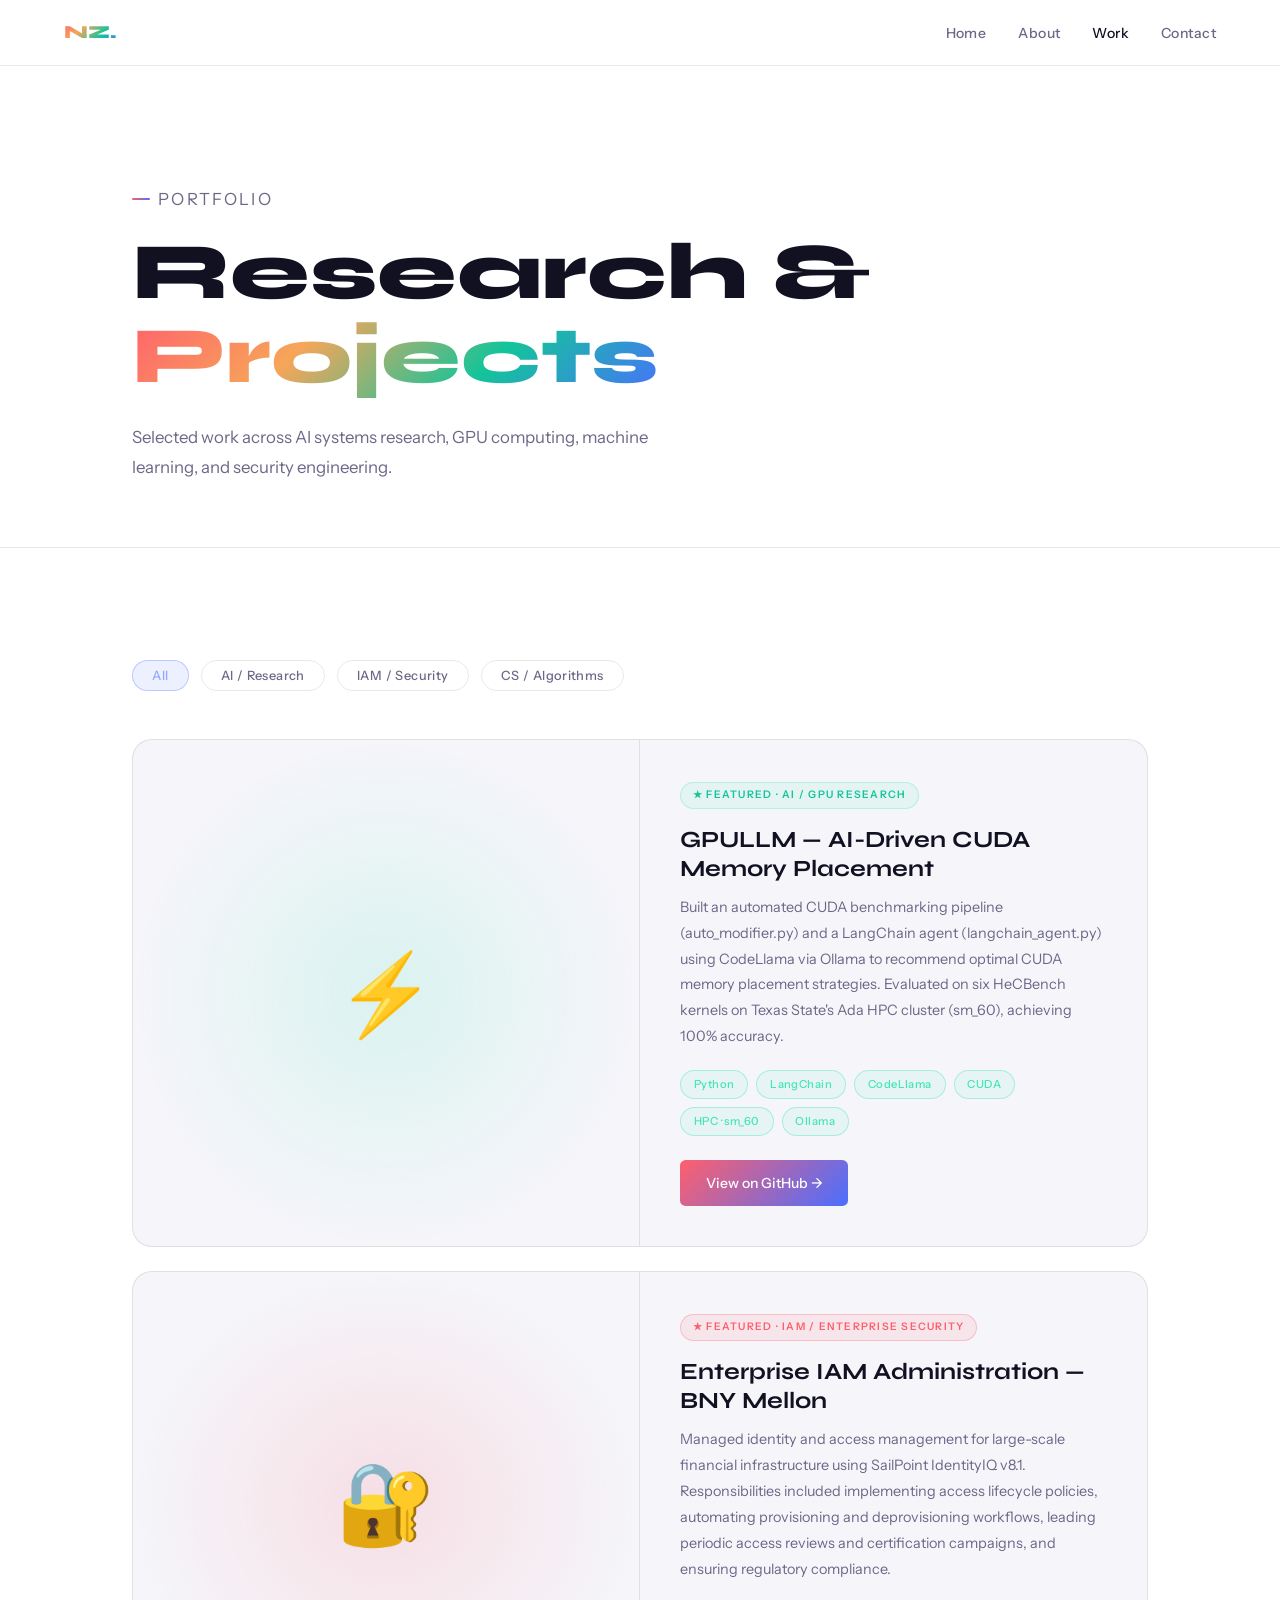
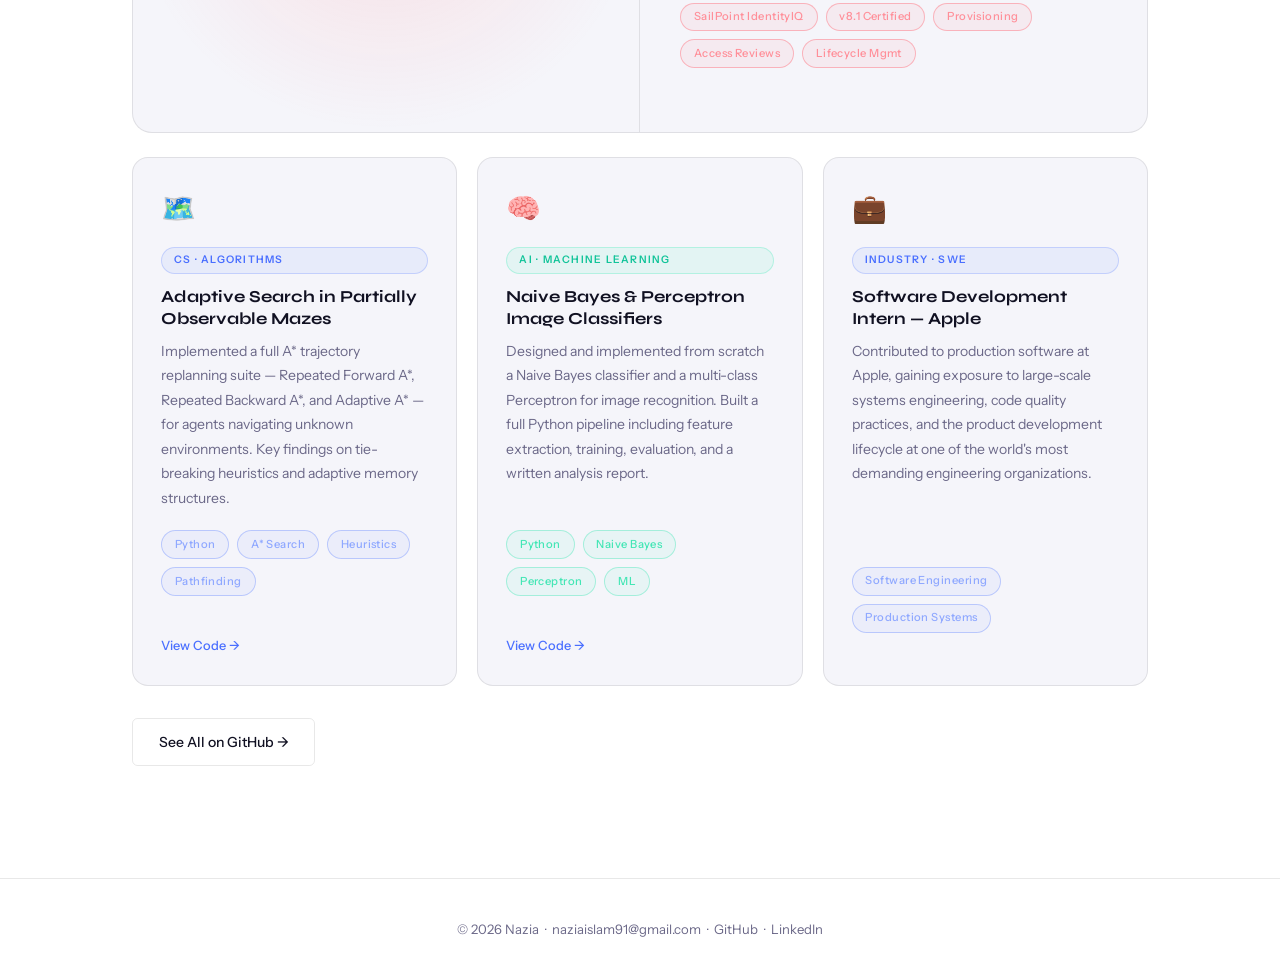
<file: work.html>
<!DOCTYPE html>
<html lang="en">
<head>
  <meta charset="UTF-8">
  <meta name="viewport" content="width=device-width, initial-scale=1.0">
  <title>Work — Nazia</title>
  <link rel="stylesheet" href="style.css">
  <style>
    .page-hero {
      padding: 10rem 2rem 4rem;
      max-width: 1080px; margin: 0 auto;
    }
    .page-hero h1 {
      font-family: 'Syne', sans-serif;
      font-size: clamp(2.8rem, 7vw, 5rem);
      font-weight: 800; line-height: 1.05;
    }
    .page-hero p { color: var(--muted); font-size: 1.05rem; max-width: 540px; font-weight: 300; line-height: 1.8; margin-top: 1.5rem; }

    /* FILTER TABS */
    .filter-row { display: flex; gap: 0.75rem; flex-wrap: wrap; margin-bottom: 3rem; }
    .filter-btn {
      padding: 0.45rem 1.2rem;
      border-radius: 2rem;
      font-size: 0.8rem;
      font-family: 'Instrument Sans', sans-serif;
      font-weight: 500;
      cursor: pointer;
      transition: all 0.2s;
      border: 1px solid var(--border);
      background: transparent;
      color: var(--muted);
      letter-spacing: 0.03em;
    }
    .filter-btn.active, .filter-btn:hover { color: var(--text); border-color: rgba(255,255,255,0.25); background: rgba(255,255,255,0.05); }
    .filter-btn.active { background: rgba(110,143,255,0.12); border-color: rgba(110,143,255,0.4); color: #8fa8ff; }

    /* FEATURED PROJECT */
    .project-featured {
      background: var(--surface);
      border: 1px solid var(--border);
      border-radius: 1.25rem;
      overflow: hidden;
      margin-bottom: 1.5rem;
      display: grid;
      grid-template-columns: 1fr 1fr;
      transition: border-color 0.22s;
    }
    .project-featured:hover { border-color: rgba(110,143,255,0.3); }
    @media (max-width: 700px) { .project-featured { grid-template-columns: 1fr; } }
    .project-featured-visual {
      padding: 2.5rem;
      display: flex; align-items: center; justify-content: center;
      font-size: 5rem;
      position: relative; overflow: hidden;
    }
    .vis-ai { background: radial-gradient(ellipse at center, rgba(67,230,181,0.15), transparent 70%); border-right: 1px solid var(--border); }
    .vis-iam { background: radial-gradient(ellipse at center, rgba(255,95,109,0.15), transparent 70%); border-right: 1px solid var(--border); }
    .project-featured-content { padding: 2.5rem; }
    .featured-badge {
      display: inline-block;
      font-size: 0.65rem; font-weight: 600;
      letter-spacing: 0.12em; text-transform: uppercase;
      padding: 0.25rem 0.75rem; border-radius: 2rem;
      margin-bottom: 1rem;
    }
    .badge-ai { background: rgba(67,230,181,0.1); color: var(--c3); border: 1px solid rgba(67,230,181,0.3); }
    .badge-iam { background: rgba(255,95,109,0.1); color: var(--c1); border: 1px solid rgba(255,95,109,0.3); }
    .badge-cs { background: rgba(110,143,255,0.1); color: var(--c4); border: 1px solid rgba(110,143,255,0.3); }
    .project-featured h3 {
      font-family: 'Syne', sans-serif;
      font-size: 1.45rem; font-weight: 700;
      margin-bottom: 0.75rem; line-height: 1.25;
    }
    .project-featured p { color: var(--muted); font-size: 0.9rem; line-height: 1.8; margin-bottom: 1.25rem; }
    .pill-row { display: flex; flex-wrap: wrap; gap: 0.5rem; margin-bottom: 1.5rem; }

    /* REGULAR PROJECT GRID */
    .projects-grid {
      display: grid;
      grid-template-columns: repeat(auto-fit, minmax(300px, 1fr));
      gap: 1.25rem;
      margin-bottom: 2rem;
    }
    .proj-card {
      background: var(--surface);
      border: 1px solid var(--border);
      border-radius: 1rem;
      padding: 1.75rem;
      transition: border-color 0.22s, background 0.22s, transform 0.22s;
      display: flex; flex-direction: column;
    }
    .proj-card:hover { border-color: rgba(110,143,255,0.28); background: var(--surface2); transform: translateY(-3px); }
    .proj-icon { font-size: 1.75rem; margin-bottom: 1rem; }
    .proj-card h4 { font-family: 'Syne', sans-serif; font-weight: 700; font-size: 1.05rem; margin-bottom: 0.6rem; line-height: 1.3; }
    .proj-card p { color: var(--muted); font-size: 0.875rem; line-height: 1.75; flex: 1; }
    .proj-card .pill-row { margin-top: 1.25rem; }
    .proj-link {
      display: inline-flex; align-items: center; gap: 0.4rem;
      font-size: 0.8rem; color: var(--c4);
      text-decoration: none; margin-top: 1rem;
      font-weight: 500;
      transition: gap 0.2s;
    }
    .proj-link:hover { gap: 0.65rem; }
  </style>
</head>
<body>

<nav>
  <a href="index.html" class="nav-logo">NZ.</a>
  <ul class="nav-links">
    <li><a href="index.html">Home</a></li>
    <li><a href="about.html">About</a></li>
    <li><a href="work.html" class="active">Work</a></li>
    <li><a href="contact.html">Contact</a></li>
  </ul>
</nav>

<div class="page-hero">
  <p class="section-label">Portfolio</p>
  <h1>Research &<br><span class="grad-text">Projects</span></h1>
  <p>Selected work across AI systems research, GPU computing, machine learning, and security engineering.</p>
</div>

<hr class="divider">

<div class="section-wrap">

  <div class="filter-row">
    <button class="filter-btn active">All</button>
    <button class="filter-btn">AI / Research</button>
    <button class="filter-btn">IAM / Security</button>
    <button class="filter-btn">CS / Algorithms</button>
  </div>

  <!-- FEATURED: GPULLM -->
  <div class="project-featured" id="gpullm">
    <div class="project-featured-visual vis-ai">⚡</div>
    <div class="project-featured-content">
      <span class="featured-badge badge-ai">★ Featured · AI / GPU Research</span>
      <h3>GPULLM — AI-Driven CUDA Memory Placement</h3>
      <p>Built an automated CUDA benchmarking pipeline (auto_modifier.py) and a LangChain agent (langchain_agent.py) using CodeLlama via Ollama to recommend optimal CUDA memory placement strategies. Evaluated on six HeCBench kernels on Texas State's Ada HPC cluster (sm_60), achieving 100% accuracy.</p>
      <div class="pill-row">
        <span class="pill pill-c3">Python</span>
        <span class="pill pill-c3">LangChain</span>
        <span class="pill pill-c3">CodeLlama</span>
        <span class="pill pill-c3">CUDA</span>
        <span class="pill pill-c3">HPC · sm_60</span>
        <span class="pill pill-c3">Ollama</span>
      </div>
      <a href="https://github.com/ni34texas-commits" class="btn btn-grad" target="_blank">View on GitHub →</a>
    </div>
  </div>

  <!-- FEATURED: IAM at BNY -->
  <div class="project-featured" id="iam">
    <div class="project-featured-visual vis-iam">🔐</div>
    <div class="project-featured-content">
      <span class="featured-badge badge-iam">★ Featured · IAM / Enterprise Security</span>
      <h3>Enterprise IAM Administration — BNY Mellon</h3>
      <p>Managed identity and access management for large-scale financial infrastructure using SailPoint IdentityIQ v8.1. Responsibilities included implementing access lifecycle policies, automating provisioning and deprovisioning workflows, leading periodic access reviews and certification campaigns, and ensuring regulatory compliance.</p>
      <div class="pill-row">
        <span class="pill pill-c1">SailPoint IdentityIQ</span>
        <span class="pill pill-c1">v8.1 Certified</span>
        <span class="pill pill-c1">Provisioning</span>
        <span class="pill pill-c1">Access Reviews</span>
        <span class="pill pill-c1">Lifecycle Mgmt</span>
      </div>
    </div>
  </div>

  <!-- GRID PROJECTS -->
  <div class="projects-grid">

    <div class="proj-card" id="maze">
      <div class="proj-icon">🗺️</div>
      <span class="featured-badge badge-cs" style="margin-bottom:0.75rem;font-size:0.65rem">CS · Algorithms</span>
      <h4>Adaptive Search in Partially Observable Mazes</h4>
      <p>Implemented a full A* trajectory replanning suite — Repeated Forward A*, Repeated Backward A*, and Adaptive A* — for agents navigating unknown environments. Key findings on tie-breaking heuristics and adaptive memory structures.</p>
      <div class="pill-row">
        <span class="pill pill-c4">Python</span>
        <span class="pill pill-c4">A* Search</span>
        <span class="pill pill-c4">Heuristics</span>
        <span class="pill pill-c4">Pathfinding</span>
      </div>
      <a href="https://github.com/ni34texas-commits" class="proj-link" target="_blank">View Code →</a>
    </div>

    <div class="proj-card">
      <div class="proj-icon">🧠</div>
      <span class="featured-badge badge-ai" style="margin-bottom:0.75rem;font-size:0.65rem">AI · Machine Learning</span>
      <h4>Naive Bayes & Perceptron Image Classifiers</h4>
      <p>Designed and implemented from scratch a Naive Bayes classifier and a multi-class Perceptron for image recognition. Built a full Python pipeline including feature extraction, training, evaluation, and a written analysis report.</p>
      <div class="pill-row">
        <span class="pill pill-c3">Python</span>
        <span class="pill pill-c3">Naive Bayes</span>
        <span class="pill pill-c3">Perceptron</span>
        <span class="pill pill-c3">ML</span>
      </div>
      <a href="https://github.com/ni34texas-commits" class="proj-link" target="_blank">View Code →</a>
    </div>

    <div class="proj-card">
      <div class="proj-icon">💼</div>
      <span class="featured-badge badge-cs" style="margin-bottom:0.75rem;font-size:0.65rem">Industry · SWE</span>
      <h4>Software Development Intern — Apple</h4>
      <p>Contributed to production software at Apple, gaining exposure to large-scale systems engineering, code quality practices, and the product development lifecycle at one of the world's most demanding engineering organizations.</p>
      <div class="pill-row">
        <span class="pill pill-c4">Software Engineering</span>
        <span class="pill pill-c4">Production Systems</span>
      </div>
    </div>

  </div>

  <div style="margin-top:1rem">
    <a href="https://github.com/ni34texas-commits" class="btn btn-outline" target="_blank">See All on GitHub →</a>
  </div>

</div>

<footer>
  <p>© 2026 Nazia &nbsp;·&nbsp; <a href="mailto:naziaislam91@gmail.com">naziaislam91@gmail.com</a> &nbsp;·&nbsp; <a href="https://github.com/ni34texas-commits" target="_blank">GitHub</a> &nbsp;·&nbsp; <a href="https://www.linkedin.com/in/nazia-islam-990903243/" target="_blank">LinkedIn</a></p>
</footer>

</body>
</html>
</file>
<file: style.css>
@import url('https://fonts.googleapis.com/css2?family=Syne:wght@400;600;700;800&family=Instrument+Sans:wght@300;400;500&display=swap');

*, *::before, *::after { box-sizing: border-box; margin: 0; padding: 0; }

:root {
  --bg: #ffffff;
  --surface: #f5f5fa;
  --surface2: #ededf5;
  --border: rgba(0,0,0,0.09);
  --text: #111122;
  --muted: #6b6888;
  --c1: #ff5f6d;   /* coral-red */
  --c2: #f7a559;   /* amber */
  --c3: #13c49a;   /* teal */
  --c4: #4a6fff;   /* blue-violet */
  --grad: linear-gradient(135deg, #ff5f6d, #f7a559, #13c49a, #4a6fff);
  --grad2: linear-gradient(135deg, #ff5f6d 0%, #4a6fff 100%);
}

html { scroll-behavior: smooth; }
body {
  background: var(--bg);
  color: var(--text);
  font-family: 'Instrument Sans', sans-serif;
  font-size: 16px;
  line-height: 1.6;
  overflow-x: hidden;
}

/* ── NAV ── */
nav {
  position: fixed; top: 0; left: 0; right: 0; z-index: 200;
  display: flex; justify-content: space-between; align-items: center;
  padding: 1.1rem 4rem;
  background: rgba(255,255,255,0.88);
  backdrop-filter: blur(14px);
  border-bottom: 1px solid var(--border);
}
.nav-logo {
  font-family: 'Syne', sans-serif;
  font-weight: 800;
  font-size: 1.15rem;
  background: var(--grad);
  -webkit-background-clip: text;
  -webkit-text-fill-color: transparent;
  background-clip: text;
  text-decoration: none;
}
.nav-links { display: flex; gap: 2rem; list-style: none; }
.nav-links a {
  color: var(--muted);
  text-decoration: none;
  font-size: 0.875rem;
  font-weight: 500;
  letter-spacing: 0.03em;
  transition: color 0.2s;
}
.nav-links a:hover, .nav-links a.active { color: var(--text); }

/* ── BUTTONS ── */
.btn {
  display: inline-flex; align-items: center; gap: 0.45rem;
  padding: 0.75rem 1.6rem;
  border-radius: 0.35rem;
  font-size: 0.875rem;
  font-family: 'Instrument Sans', sans-serif;
  font-weight: 500;
  text-decoration: none;
  cursor: pointer;
  border: none;
  transition: all 0.22s;
}
.btn-grad {
  background: var(--grad2);
  color: #fff;
}
.btn-grad:hover { opacity: 0.88; transform: translateY(-1px); }
.btn-outline {
  border: 1px solid var(--border);
  color: var(--text);
  background: transparent;
}
.btn-outline:hover { border-color: rgba(110,143,255,0.5); background: rgba(110,143,255,0.07); }

/* ── SECTION WRAPPER ── */
.section-wrap {
  max-width: 1080px;
  margin: 0 auto;
  padding: 7rem 2rem;
}
.section-label {
  display: inline-flex; align-items: center; gap: 0.5rem;
  font-size: 0.72rem;
  font-weight: 600;
  letter-spacing: 0.14em;
  text-transform: uppercase;
  color: var(--muted);
  margin-bottom: 1rem;
}
.section-label::before {
  content: '';
  display: inline-block;
  width: 18px; height: 2px;
  background: var(--grad2);
  border-radius: 2px;
}
.section-title {
  font-family: 'Syne', sans-serif;
  font-weight: 700;
  font-size: clamp(2rem, 4.5vw, 3rem);
  line-height: 1.15;
  margin-bottom: 1rem;
}
.section-body {
  color: var(--muted);
  max-width: 560px;
  font-weight: 300;
  line-height: 1.85;
  margin-bottom: 3rem;
}

/* ── GRADIENT TEXT ── */
.grad-text {
  background: var(--grad);
  -webkit-background-clip: text;
  -webkit-text-fill-color: transparent;
  background-clip: text;
}

/* ── DIVIDER ── */
.divider { border: none; border-top: 1px solid var(--border); margin: 0; }

/* ── PILL / TAG ── */
.pill {
  display: inline-block;
  font-size: 0.7rem;
  font-weight: 500;
  padding: 0.28rem 0.8rem;
  border-radius: 2rem;
  border: 1px solid var(--border);
  color: var(--muted);
  letter-spacing: 0.04em;
}
.pill-c1 { border-color: rgba(255,95,109,0.4); color: #ff8f99; background: rgba(255,95,109,0.07); }
.pill-c3 { border-color: rgba(67,230,181,0.4); color: #43e6b5; background: rgba(67,230,181,0.07); }
.pill-c4 { border-color: rgba(110,143,255,0.4); color: #8fa8ff; background: rgba(110,143,255,0.07); }
.pill-c2 { border-color: rgba(247,197,159,0.4); color: #f7c59f; background: rgba(247,197,159,0.07); }

/* ── CARD ── */
.card {
  background: var(--surface);
  border: 1px solid var(--border);
  border-radius: 1rem;
  padding: 2rem;
  transition: border-color 0.22s, background 0.22s, transform 0.22s;
}
.card:hover {
  border-color: rgba(110,143,255,0.28);
  background: var(--surface2);
  transform: translateY(-3px);
}

/* ── FOOTER ── */
footer {
  text-align: center;
  padding: 2.5rem 2rem;
  font-size: 0.82rem;
  color: var(--muted);
  border-top: 1px solid var(--border);
}
footer a { color: var(--muted); text-decoration: none; }
footer a:hover { color: var(--text); }

@media (max-width: 700px) {
  nav { padding: 1rem 1.25rem; }
  .section-wrap { padding: 5rem 1.25rem; }
}
</file>
